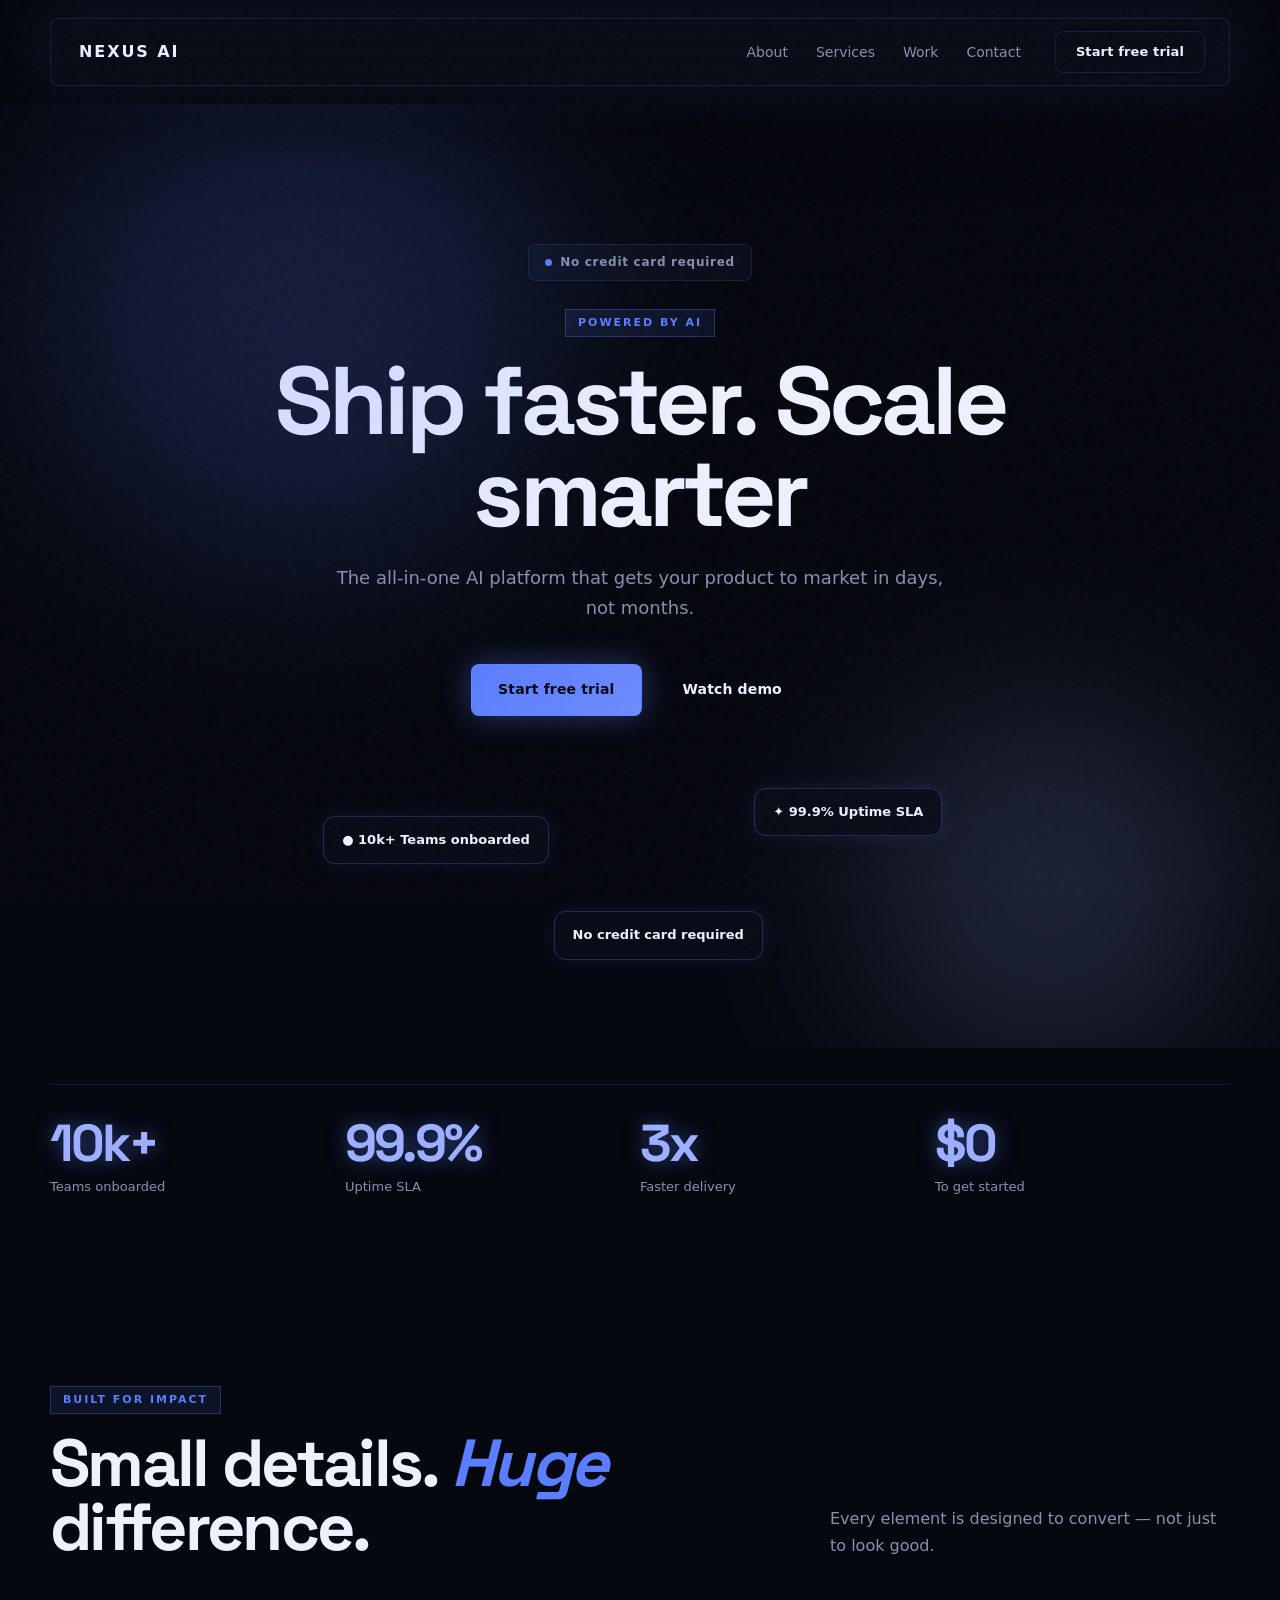
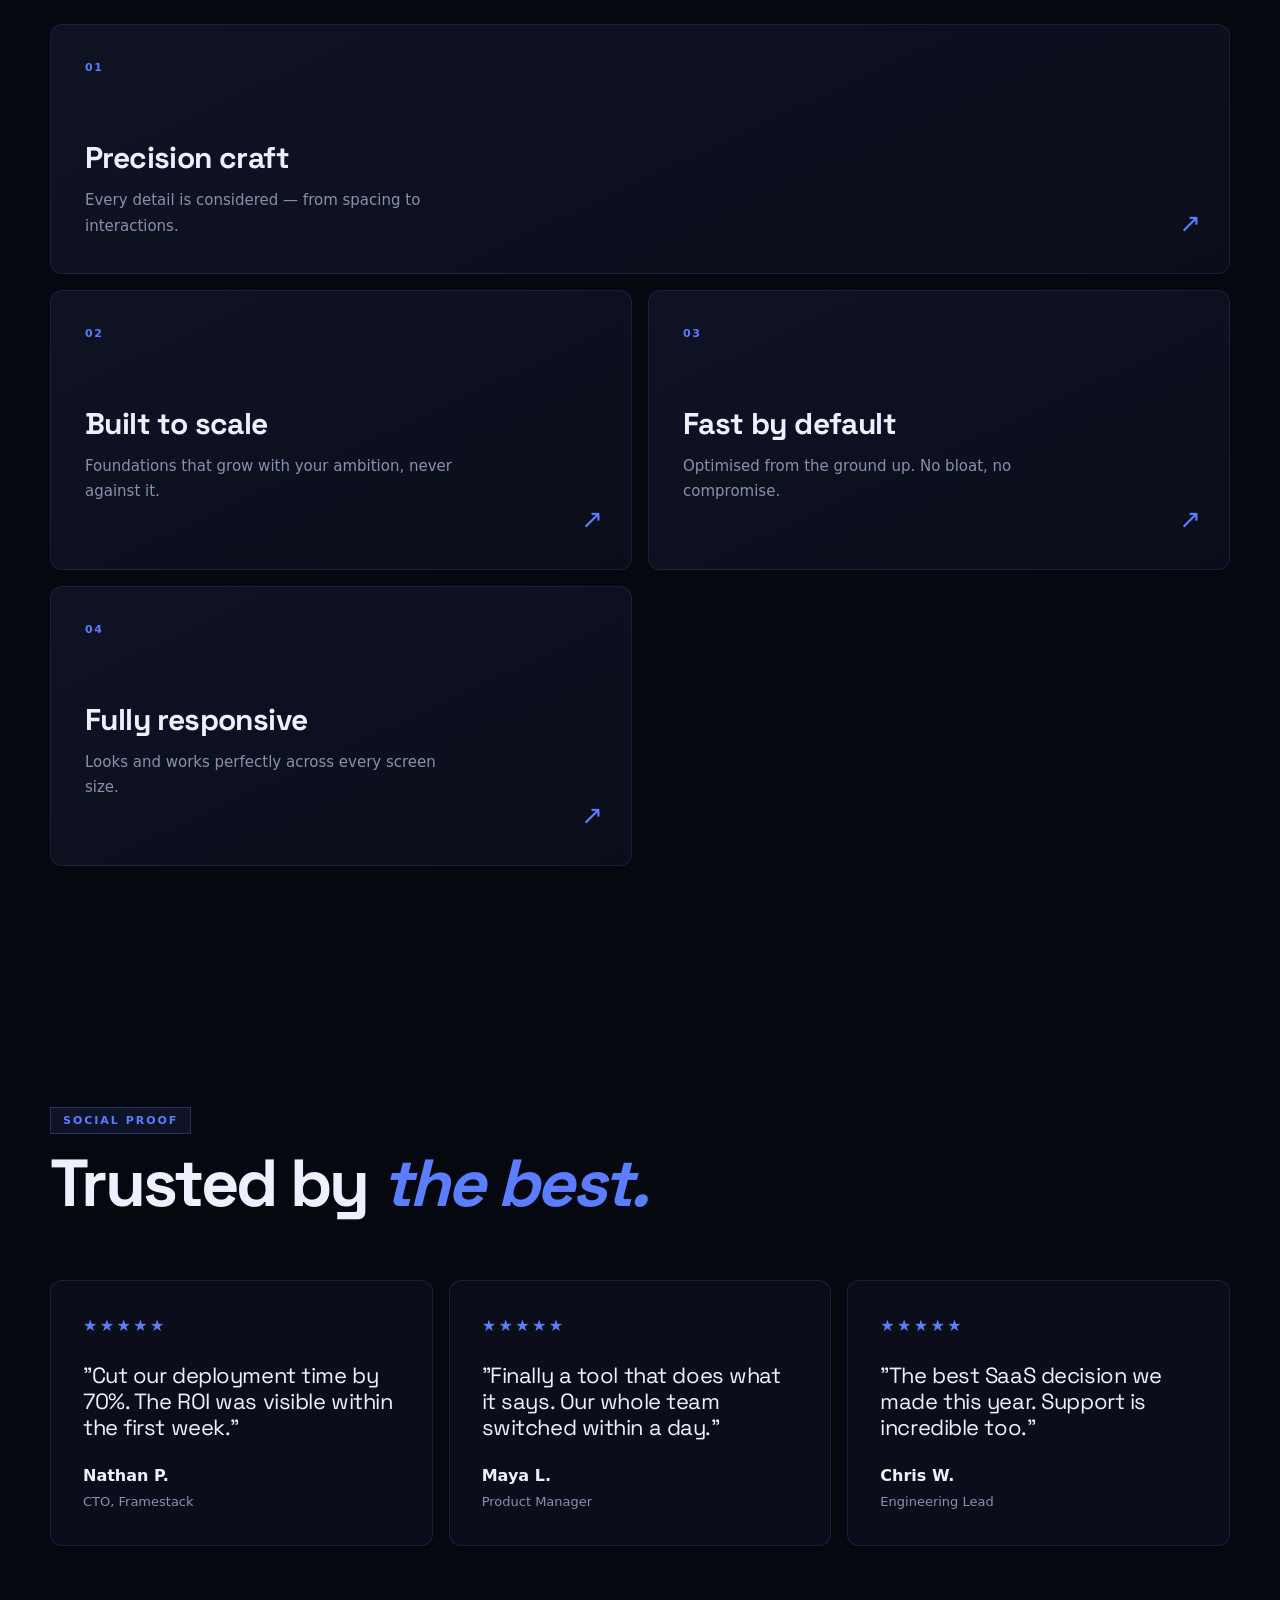
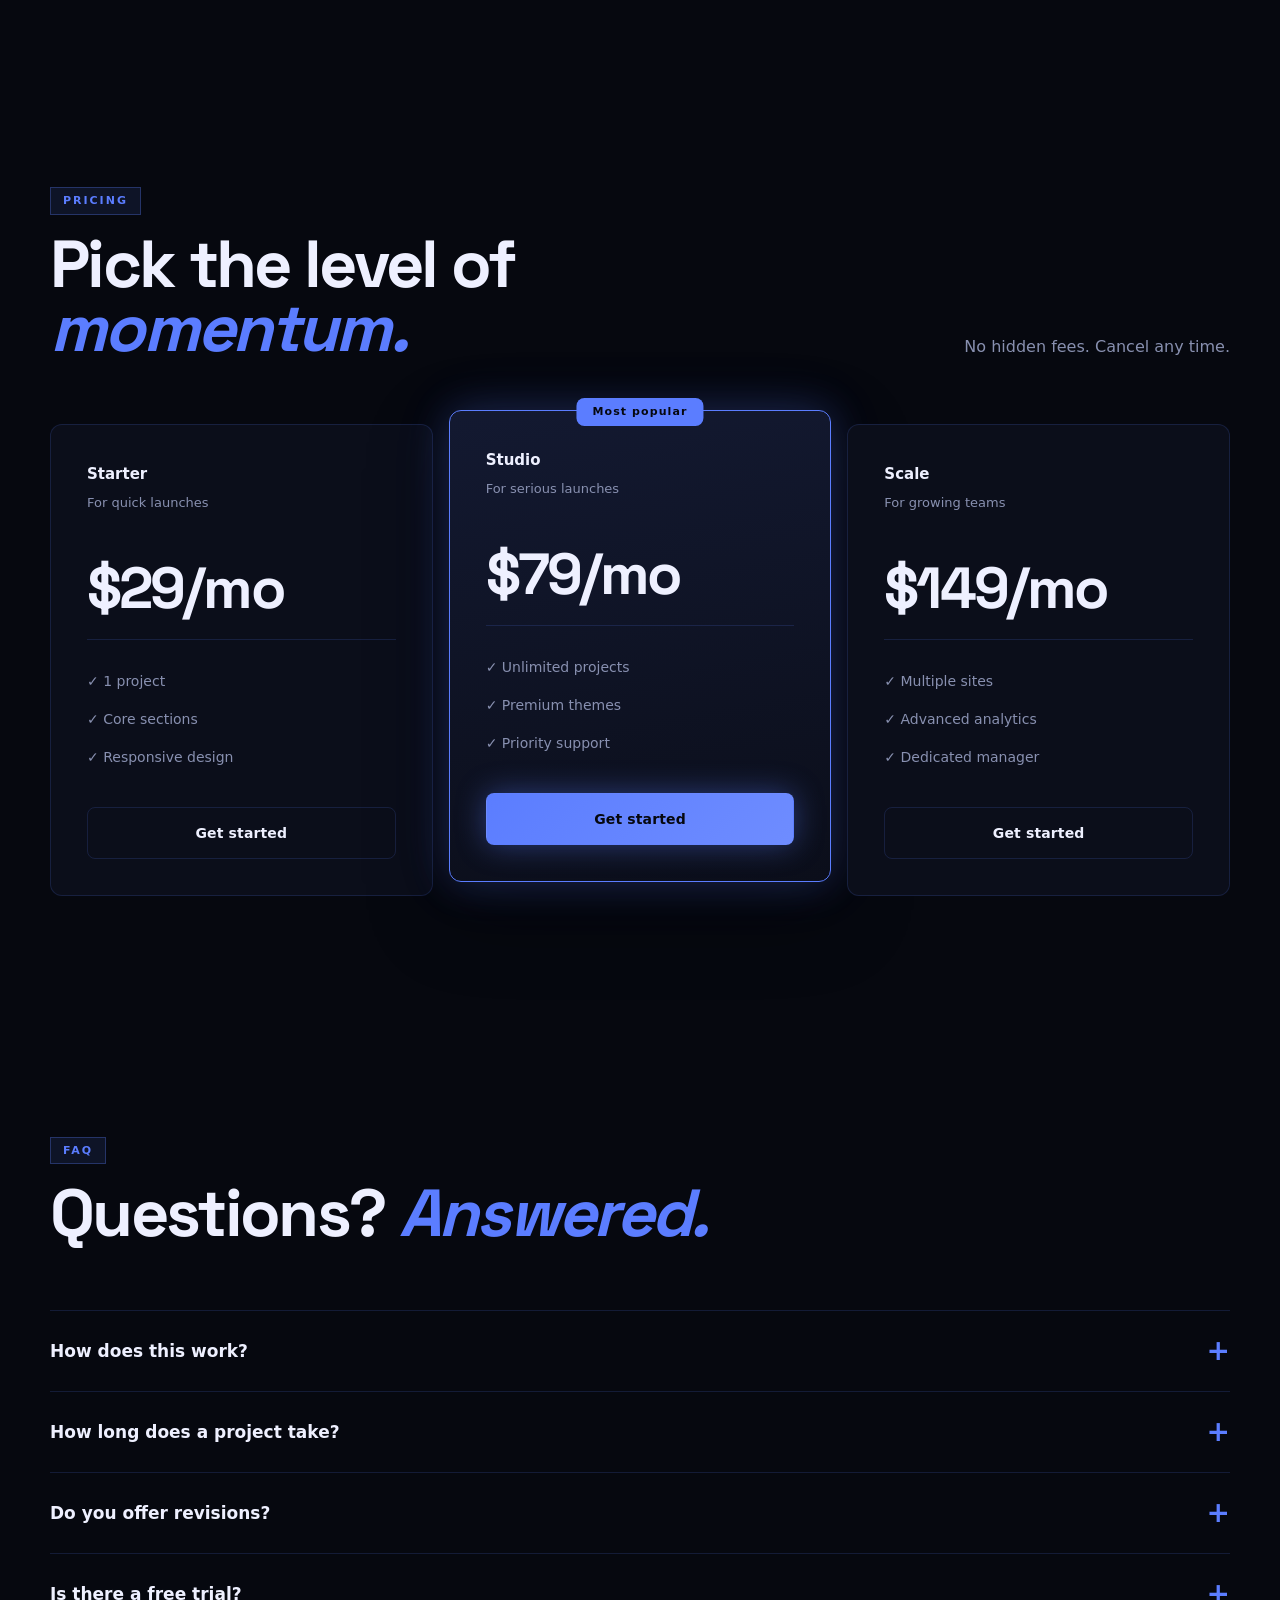
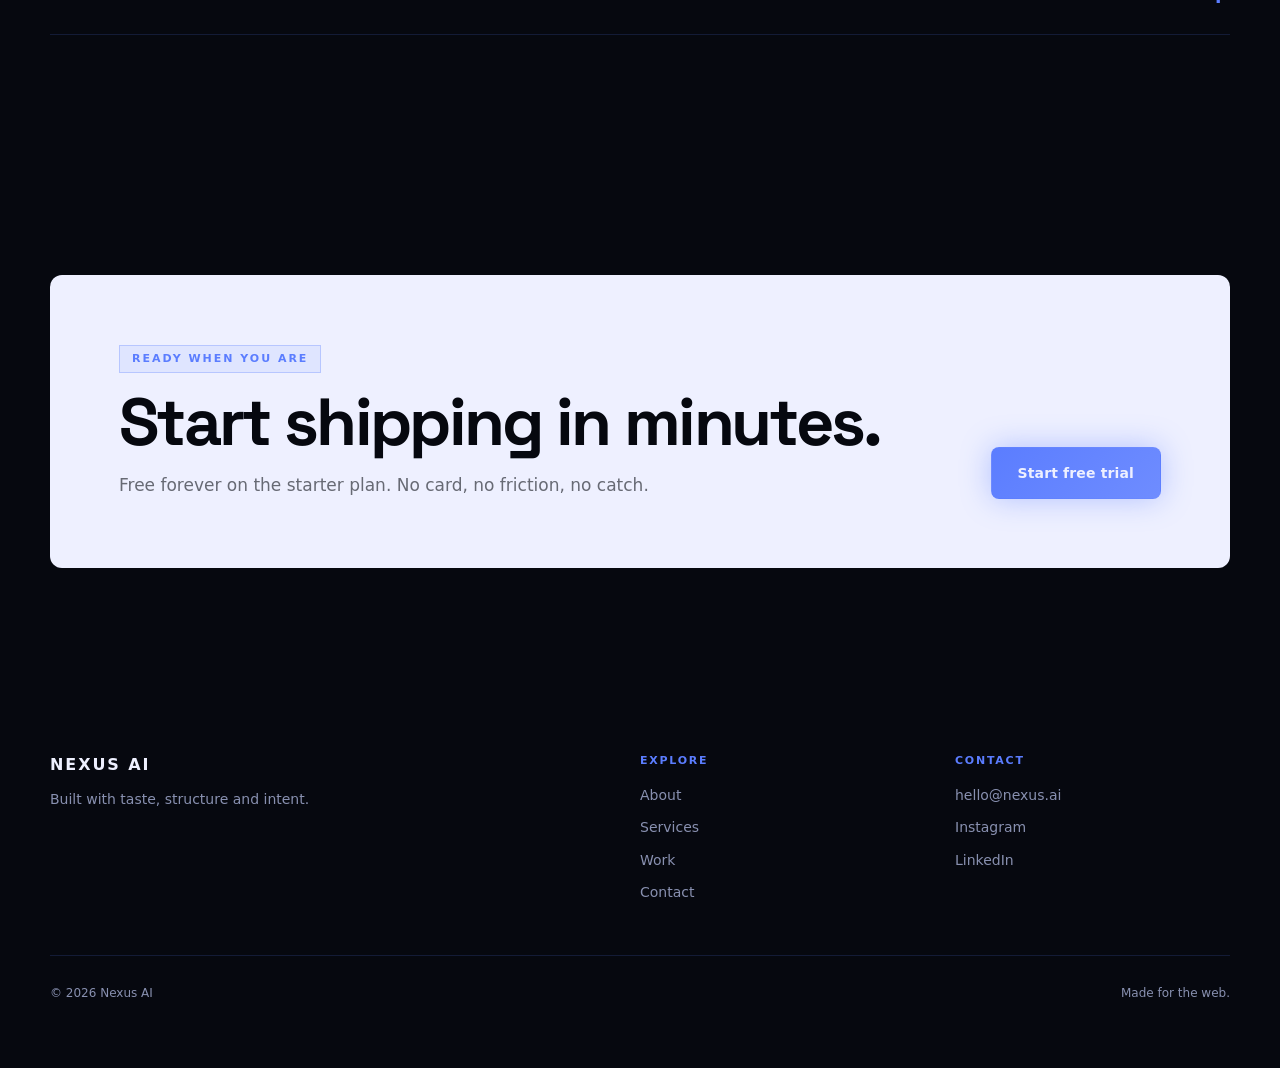
<file: site_engine/demo/ai_startup.html>
<!doctype html>
<html lang="en">
<head>
<meta charset="utf-8">
<meta name="viewport" content="width=device-width, initial-scale=1">
<title>Nexus AI — Ship faster. Scale smarter</title>
<meta name="description" content="The all-in-one AI platform that gets your product to market in days, not months.">
<meta property="og:title" content="Nexus AI">
<meta property="og:description" content="The all-in-one AI platform that gets your product to market in days, not months.">
<meta name="theme-color" content="#06080f">
<link rel="preconnect" href="https://fonts.googleapis.com">
<link rel="preconnect" href="https://fonts.gstatic.com" crossorigin>
<link href="https://fonts.googleapis.com/css2?family=Space+Grotesk:wght@400;500;600;700&family=Inter:wght@300;400;500;600;700&display=swap" rel="stylesheet">
<style>:root {
  --bg: #06080f;
  --surface: #0b0e1a;
  --surface-2: #0f1326;
  --text: #eef0ff;
  --muted: #8890b0;
  --accent: #5b7dff;
  --accent-2: #9cb0ff;
  --border: rgba(91,125,255,.16);
  --shadow: 0 0 60px rgba(91,125,255,.12), 0 30px 80px rgba(0,0,0,.4);
  --radius-btn: 8px;
  --radius-card: 12px;
  --radius-img: 10px;
  --font-display: 'Space Grotesk', Georgia, serif;
  --font-body: 'Manrope', system-ui, sans-serif;
}
/* ═══════════════════════════════════════════════════════════════
   SITE ENGINE — site.css
   Premium component design system with per-theme geometry.
   Geometry tokens drive button shapes, card radii, image corners.
   ═══════════════════════════════════════════════════════════════ */

/* ── RESET & BASE ─────────────────────────────────────────────── */
*{box-sizing:border-box;margin:0;padding:0}
html{scroll-behavior:smooth}
body{background:var(--bg);color:var(--text);font-family:var(--font-body);
  line-height:1.6;-webkit-font-smoothing:antialiased;-moz-osx-font-smoothing:grayscale;overflow-x:hidden}
a{color:inherit;text-decoration:none}
img{display:block;max-width:100%}
button,input,textarea,select{font:inherit;border:0;outline:none}

/* ── LAYOUT ───────────────────────────────────────────────────── */
.container{width:min(1180px,calc(100% - 48px));margin:0 auto}
.section-pad{padding:120px 0}
.section-pad-small{padding:36px 0}
.site-section{position:relative;z-index:1}

/* ── NOISE OVERLAY ────────────────────────────────────────────── */
.page-noise{position:fixed;inset:0;pointer-events:none;opacity:.028;z-index:999;
  background-image:url("data:image/svg+xml,%3Csvg viewBox='0 0 200 200' xmlns='http://www.w3.org/2000/svg'%3E%3Cfilter id='n'%3E%3CfeTurbulence type='fractalNoise' baseFrequency='.75' numOctaves='4' stitchTiles='stitch'/%3E%3C/filter%3E%3Crect width='100%25' height='100%25' filter='url(%23n)'/%3E%3C/svg%3E")}

/* ── TYPOGRAPHY ───────────────────────────────────────────────── */
.brand{font-weight:800;letter-spacing:-.04em;font-size:20px;white-space:nowrap}
.eyebrow{text-transform:uppercase;letter-spacing:.18em;font-size:11px;font-weight:700;color:var(--accent);margin-bottom:18px}
h1,h2,h3{font-family:var(--font-display);line-height:.96;letter-spacing:-.04em}
h1{font-size:clamp(52px,7.5vw,98px);max-width:920px}
h2{font-size:clamp(38px,5.2vw,70px);max-width:800px}
h3{font-size:clamp(20px,2.4vw,30px);letter-spacing:-.02em;line-height:1.2}
em{font-style:italic;color:var(--accent)}
p{color:var(--muted);line-height:1.68}

/* ── BUTTONS — shape driven by --radius-btn ───────────────────── */
.button{
  display:inline-flex;align-items:center;justify-content:center;gap:8px;
  min-height:52px;padding:0 26px;
  border-radius:var(--radius-btn,8px);
  border:1.5px solid var(--border);
  font-family:var(--font-body);font-weight:700;font-size:14px;letter-spacing:.01em;
  cursor:pointer;
  transition:transform .22s ease,background .22s ease,border-color .22s ease,box-shadow .22s ease;
  white-space:nowrap}
.button:hover{transform:translateY(-2px)}
.button--small{min-height:42px;padding:0 20px;font-size:13px}
.button--primary{
  background:var(--accent);color:var(--bg);border-color:transparent;
  box-shadow:0 4px 20px color-mix(in srgb,var(--accent) 30%,transparent)}
.button--primary:hover{
  background:var(--accent-2);
  box-shadow:0 6px 30px color-mix(in srgb,var(--accent) 44%,transparent)}
.button--outline{background:transparent;border-color:var(--border)}
.button--outline:hover{background:var(--surface);border-color:color-mix(in srgb,var(--accent) 38%,var(--border))}
.button--ghost{background:transparent;border-color:transparent}
.button--ghost:hover{background:var(--surface)}
.button-row{display:flex;gap:14px;flex-wrap:wrap;align-items:center}

/* ── SECTION HEADER ───────────────────────────────────────────── */
.section-head{display:flex;justify-content:space-between;gap:40px;align-items:flex-end;margin-bottom:64px}
.section-head p{max-width:400px;margin:0}

/* ═══════════════════════════════════════════════════════════════
   NAVBAR
   ═══════════════════════════════════════════════════════════════ */
.navbar{position:sticky;top:0;z-index:50;padding:18px 0}
.nav-wrap{display:flex;align-items:center;gap:24px;padding:12px 24px 12px 28px}
.nav-links{margin-left:auto;display:flex;gap:28px;font-size:14px;color:var(--muted)}
.nav-links a:hover{color:var(--text)}
.nav-cta{margin-left:10px;flex-shrink:0}

.navbar--glass .nav-wrap{
  background:color-mix(in srgb,var(--surface) 82%,transparent);
  border:1px solid var(--border);
  backdrop-filter:blur(20px);-webkit-backdrop-filter:blur(20px);
  box-shadow:var(--shadow);
  border-radius:var(--radius-btn,999px)}

.navbar--solid .nav-wrap{
  background:var(--surface);
  border-bottom:1px solid var(--border)}

.navbar--minimal .nav-wrap{background:transparent;padding:12px 0}

.menu-toggle{display:none;background:none;border:0;color:var(--text);cursor:pointer;
  flex-direction:column;gap:5px;padding:10px;margin-left:auto}
.menu-toggle span{display:block;width:22px;height:1.5px;background:currentColor;transition:.3s}

/* ═══════════════════════════════════════════════════════════════
   HERO TAG
   ═══════════════════════════════════════════════════════════════ */
.hero-tag{
  display:inline-flex;align-items:center;gap:8px;
  padding:8px 16px;
  border-radius:var(--radius-btn,999px);
  border:1px solid var(--border);
  background:var(--surface);
  font-size:12px;font-weight:700;letter-spacing:.06em;color:var(--muted);
  margin-bottom:28px}
.hero-tag::before{content:'';width:7px;height:7px;border-radius:50%;background:var(--accent);flex-shrink:0}

/* ── Split editorial hero ─────────────────────────────────────── */
.hero--split .container,.split-grid{display:grid;grid-template-columns:1.1fr .9fr;gap:80px;align-items:center}
.hero-copy{display:flex;flex-direction:column;align-items:flex-start}
.hero-copy h1{margin-bottom:24px}
.hero-copy p{margin-bottom:36px;font-size:18px;max-width:580px}
.hero-meta{display:flex;gap:28px;margin-top:32px;font-size:12px;color:var(--muted);flex-wrap:wrap}
.hero-media{position:relative}
.media-card{border-radius:var(--radius-img,20px);overflow:hidden;
  border:1px solid var(--border);box-shadow:var(--shadow);transform:rotate(1.4deg)}
.media-card img{width:100%;height:640px;object-fit:cover;display:block}
.float-chip{
  position:absolute;bottom:26px;left:-20px;
  padding:12px 18px;
  background:var(--surface);border:1px solid var(--border);
  border-radius:var(--radius-card,14px);
  box-shadow:var(--shadow);font-size:12px;font-weight:600;white-space:nowrap;max-width:240px}

/* ── Centered glow hero ───────────────────────────────────────── */
.hero--centered{text-align:center;overflow:hidden;padding-top:140px;padding-bottom:80px}
.hero-center{display:flex;flex-direction:column;align-items:center}
.hero-center h1{margin:0 auto 24px}
.hero-center p{margin:0 auto 40px;font-size:18px;max-width:640px}
.hero-center .button-row{justify-content:center}
.ambient{position:absolute;border-radius:50%;filter:blur(100px);opacity:.18;pointer-events:none}
.ambient--one{width:500px;height:500px;background:var(--accent);top:-40px;left:4%}
.ambient--two{width:360px;height:360px;background:var(--accent-2);bottom:-20px;right:4%}
.hero-orbit{position:relative;width:min(720px,100%);height:180px;margin-top:72px}
.orbit-card{
  position:absolute;
  padding:13px 18px;
  border:1px solid var(--border);
  background:color-mix(in srgb,var(--surface) 84%,transparent);
  backdrop-filter:blur(18px);-webkit-backdrop-filter:blur(18px);
  border-radius:var(--radius-card,18px);
  box-shadow:var(--shadow);font-size:13px;font-weight:600;white-space:nowrap}
.orbit-card--a{left:6%;top:28px}
.orbit-card--b{right:8%;top:0}
.orbit-card--c{left:38%;bottom:8px}

/* ── Full-image hero ──────────────────────────────────────────── */
.hero--full{min-height:92vh;display:flex;align-items:flex-end;
  background-image:var(--hero-image);background-size:cover;background-position:center;position:relative}
.hero-full-overlay{position:absolute;inset:0;
  background:linear-gradient(180deg,rgba(0,0,0,.04) 0%,rgba(0,0,0,.78) 100%)}
.hero-full-inner{position:relative;z-index:2;padding-bottom:110px}
.hero-full-inner h1{color:#fff;max-width:960px;margin-bottom:22px}
.hero-full-inner p{color:rgba(255,255,255,.78);font-size:18px;max-width:640px;margin-bottom:36px}
.hero-full-inner .eyebrow{color:var(--accent)}

/* ── Product focus hero ───────────────────────────────────────── */
.hero--product .container,.product-hero-grid{display:grid;grid-template-columns:1fr 1fr;gap:72px;align-items:center}
.product-stage{position:relative}
.product-stage img{
  width:100%;height:580px;object-fit:cover;
  border-radius:var(--radius-img,24px);
  border:1px solid var(--border);position:relative;z-index:2}
.stage-glow{position:absolute;inset:10% 4%;background:var(--accent);filter:blur(130px);opacity:.14;z-index:1}

/* ═══════════════════════════════════════════════════════════════
   ABOUT
   ═══════════════════════════════════════════════════════════════ */
.about-split{display:grid;grid-template-columns:1fr 1fr;gap:88px;align-items:center}
.about-img img{
  width:100%;height:580px;object-fit:cover;
  border-radius:var(--radius-img,20px);
  border:1px solid var(--border)}
.about-copy h2{margin-bottom:22px}
.about-copy p{margin-bottom:32px;font-size:17px}
.about-stats{
  display:grid;grid-template-columns:repeat(3,1fr);gap:24px;
  margin-bottom:40px;
  border-top:1px solid var(--border);border-bottom:1px solid var(--border);padding:28px 0}
.about-stat strong{font-family:var(--font-display);font-size:38px;letter-spacing:-.04em;display:block}
.about-stat span{font-size:12px;color:var(--muted)}

/* ═══════════════════════════════════════════════════════════════
   STATS
   ═══════════════════════════════════════════════════════════════ */
.stats-grid{display:grid;grid-template-columns:repeat(4,1fr);gap:0}
.stat{padding:32px 0;border-top:1px solid var(--border)}
.stat strong{display:block;font-family:var(--font-display);font-size:52px;letter-spacing:-.06em;line-height:1}
.stat span{display:block;color:var(--muted);font-size:13px;margin-top:8px}
.stats--cards .stats-grid{gap:16px}
.stat--card{
  padding:28px 32px;
  border:1px solid var(--border);
  background:var(--surface);
  border-radius:var(--radius-card,20px)}
.stat--card strong{font-size:44px}

/* ═══════════════════════════════════════════════════════════════
   FEATURES
   ═══════════════════════════════════════════════════════════════ */
.feature-grid{display:grid;gap:16px;grid-template-columns:repeat(2,1fr)}
.feature-grid--bento .feature-card:first-child{grid-column:span 2;min-height:240px}
.feature-grid--three_up{grid-template-columns:repeat(3,1fr)}
.feature-card{
  position:relative;min-height:280px;padding:34px;
  border:1px solid var(--border);
  background:linear-gradient(155deg,var(--surface),var(--surface-2));
  border-radius:var(--radius-card,16px);
  transition:transform .3s ease,border-color .3s ease,box-shadow .3s ease;
  overflow:hidden}
.feature-card:hover{
  transform:translateY(-5px);
  border-color:color-mix(in srgb,var(--accent) 48%,var(--border));
  box-shadow:var(--shadow)}
.feature-num{font-size:11px;color:var(--accent);letter-spacing:.14em;font-weight:700;margin-bottom:64px}
.feature-card h3{margin-bottom:12px}
.feature-card p{font-size:15px;max-width:380px}
.feature-arrow{position:absolute;right:28px;bottom:28px;font-size:26px;color:var(--accent)}

/* Icon rows */
.icon-rows{border-top:1px solid var(--border)}
.icon-row{
  display:grid;grid-template-columns:60px 1fr auto;gap:28px;
  align-items:center;padding:30px 0;border-bottom:1px solid var(--border)}
.icon-num{font-size:13px;font-weight:700;color:var(--accent);letter-spacing:.1em}
.icon-row-body h3{font-size:24px;margin-bottom:6px}
.icon-row-body p{font-size:15px;margin:0}
.icon-row-arrow{font-size:24px;color:var(--muted)}

/* ═══════════════════════════════════════════════════════════════
   SERVICES
   ═══════════════════════════════════════════════════════════════ */
.services--stacked{border-top:1px solid var(--border)}
.service-row{
  display:grid;grid-template-columns:80px 1fr auto;gap:24px;
  align-items:center;padding:32px 0;border-bottom:1px solid var(--border)}
.service-row>span{font-size:13px;color:var(--accent);font-weight:700}
.service-row h3{font-size:30px;margin-bottom:6px}
.service-row p{font-size:15px;color:var(--muted);margin:0}
.service-row>b{font-size:30px;font-weight:400;color:var(--muted)}
.services--cards{display:grid;grid-template-columns:repeat(2,1fr);gap:16px}
.service-card{
  padding:36px;
  border:1px solid var(--border);
  border-radius:var(--radius-card,20px);
  background:var(--surface);
  transition:transform .28s ease,border-color .28s ease,box-shadow .28s ease}
.service-card:hover{
  transform:translateY(-5px);
  border-color:color-mix(in srgb,var(--accent) 40%,var(--border));
  box-shadow:var(--shadow)}
.service-card>span{display:block;text-align:right;font-size:26px;color:var(--accent);margin-bottom:36px}
.service-card h3{font-size:32px;margin-bottom:12px}
.service-card p{font-size:15px;color:var(--muted);margin:0}

/* ═══════════════════════════════════════════════════════════════
   GALLERY
   ═══════════════════════════════════════════════════════════════ */
.gallery-grid{display:grid;gap:16px}
.gallery-grid--grid{grid-template-columns:repeat(2,1fr)}
.gallery-grid--masonry{grid-template-columns:1.45fr .55fr}

.gallery-item{
  position:relative;overflow:hidden;
  border-radius:var(--radius-img,20px);
  margin:0;border:1px solid var(--border)}
.gallery-grid--grid .gallery-item{min-height:360px}
.gallery-grid--masonry .gallery-item:first-child{min-height:520px;grid-row:span 2}
.gallery-grid--masonry .gallery-item:not(:first-child){min-height:250px}

.gallery-item img{width:100%;height:100%;object-fit:cover;display:block;transition:transform .6s ease}
.gallery-item:hover img{transform:scale(1.05)}
.gallery-item figcaption{
  position:absolute;left:14px;right:14px;bottom:14px;
  padding:13px 18px;
  display:flex;justify-content:space-between;align-items:center;
  background:rgba(0,0,0,.56);backdrop-filter:blur(16px);-webkit-backdrop-filter:blur(16px);
  border:1px solid rgba(255,255,255,.12);
  border-radius:calc(var(--radius-card,14px) * .5);
  color:#fff;font-size:12px;font-weight:600}

/* Editorial gallery */
.gallery-editorial{display:grid;grid-template-columns:1.55fr 1fr;gap:16px}
.gallery-editorial-main .gallery-item{min-height:560px}
.gallery-editorial-side{display:grid;gap:16px}
.gallery-editorial-side .gallery-item{min-height:268px}

/* ═══════════════════════════════════════════════════════════════
   TESTIMONIALS
   ═══════════════════════════════════════════════════════════════ */
.editorial-quote{max-width:940px;margin:auto;text-align:center}
.quote-mark{font-family:var(--font-display);font-size:130px;line-height:.5;color:var(--accent)}
.editorial-quote blockquote{
  font-family:var(--font-display);
  font-size:clamp(30px,4.8vw,56px);
  line-height:1.06;letter-spacing:-.04em;margin:28px 0 36px}
.quote-person{display:flex;flex-direction:column;align-items:center;gap:4px}
.quote-person strong{font-weight:700}
.quote-person span{font-size:13px;color:var(--muted)}
.stars{color:var(--accent);letter-spacing:.15em;font-size:16px}
.quotes-grid{display:grid;grid-template-columns:repeat(3,1fr);gap:16px}
.quote-card{
  padding:32px;
  border:1px solid var(--border);
  border-radius:var(--radius-card,20px);
  background:var(--surface)}
.quote-card blockquote{
  font-family:var(--font-display);font-size:22px;
  line-height:1.18;margin:24px 0 22px;letter-spacing:-.02em}
.quote-card .stars{display:block;margin-bottom:6px}
.quote-card .quote-person{align-items:flex-start}

/* ═══════════════════════════════════════════════════════════════
   PRICING
   ═══════════════════════════════════════════════════════════════ */
.pricing-grid{display:grid;grid-template-columns:repeat(3,1fr);gap:16px;align-items:start}
.price-card{
  padding:36px;
  border:1px solid var(--border);
  border-radius:var(--radius-card,20px);
  background:var(--surface);position:relative}
.price-card--featured{
  background:linear-gradient(170deg,color-mix(in srgb,var(--accent) 10%,var(--surface)),var(--surface));
  border-color:color-mix(in srgb,var(--accent) 44%,var(--border));
  transform:translateY(-14px);box-shadow:var(--shadow)}
.price-badge{
  position:absolute;top:-13px;left:50%;transform:translateX(-50%);
  background:var(--accent);color:var(--bg);
  font-size:11px;font-weight:800;letter-spacing:.1em;
  padding:5px 16px;
  border-radius:var(--radius-btn,999px);
  white-space:nowrap}
.price-top span{font-weight:800;font-size:15px}
.price-top p{margin:5px 0 28px;font-size:13px;color:var(--muted)}
.price{font-family:var(--font-display);font-size:58px;letter-spacing:-.05em;display:block;margin-bottom:4px}
.price-card ul{padding:22px 0 30px;margin:0;list-style:none;border-top:1px solid var(--border)}
.price-card li{padding:8px 0;font-size:14px;color:var(--muted)}
.price-card .button{width:100%;justify-content:center}

/* ═══════════════════════════════════════════════════════════════
   FAQ
   ═══════════════════════════════════════════════════════════════ */
.faq-wrap{display:grid;grid-template-columns:.85fr 1.15fr;gap:80px;align-items:start}
.faq-title h2{margin-bottom:14px}
.faq-list{border-top:1px solid var(--border)}
.faq-item{border-bottom:1px solid var(--border);padding:4px 0}
.faq-item summary{
  list-style:none;cursor:pointer;
  display:flex;justify-content:space-between;align-items:center;gap:20px;
  font-size:17px;font-weight:700;padding:22px 0;user-select:none}
.faq-item summary::-webkit-details-marker{display:none}
.faq-item summary span{color:var(--accent);font-size:28px;line-height:1;flex-shrink:0;transition:transform .25s ease}
.faq-item[open] summary span{transform:rotate(45deg)}
.faq-item p{color:var(--muted);padding:4px 0 24px;font-size:15px;max-width:720px;line-height:1.7;margin:0}

/* ═══════════════════════════════════════════════════════════════
   CTA
   ═══════════════════════════════════════════════════════════════ */
.cta{
  border:1px solid var(--border);
  border-radius:var(--radius-card,24px);
  padding:68px;
  display:flex;justify-content:space-between;align-items:flex-end;gap:40px}
.cta--luxury{background:linear-gradient(135deg,color-mix(in srgb,var(--accent) 9%,var(--surface)),var(--surface))}
.cta--contrast{background:var(--text);color:var(--bg);border-color:transparent}
.cta--contrast .eyebrow{color:color-mix(in srgb,var(--bg) 65%,var(--accent))}
.cta--contrast h2 em{color:var(--bg);opacity:.65}
.cta--contrast p{color:color-mix(in srgb,var(--bg) 58%,transparent)}
.cta--contrast .button--primary{background:var(--bg);color:var(--text)}
.cta--soft{background:var(--surface-2);border-color:var(--border)}
.cta h2{margin-bottom:16px}
.cta p{font-size:17px;max-width:580px;margin-bottom:0}

/* ═══════════════════════════════════════════════════════════════
   CONTACT
   ═══════════════════════════════════════════════════════════════ */
.contact-split{display:grid;grid-template-columns:1fr 1fr;gap:88px;align-items:start}
.contact-split h2{margin-bottom:28px}
.contact-split p{margin-bottom:10px;font-size:15px}
.contact-split a:hover{color:var(--accent)}
.contact-form{display:grid;gap:14px}
.contact-form input,.contact-form textarea{
  width:100%;border:1.5px solid var(--border);
  background:var(--surface);color:var(--text);
  padding:16px 20px;
  border-radius:var(--radius-card,12px);
  font-size:15px;transition:border-color .22s}
.contact-form input:focus,.contact-form textarea:focus{border-color:var(--accent)}
.contact-form textarea{min-height:200px;resize:vertical}
.contact-form .button{width:100%;justify-content:center;margin-top:4px}
.contact-min{
  display:flex;justify-content:space-between;align-items:center;gap:40px;
  border-top:1px solid var(--border);border-bottom:1px solid var(--border);padding:52px 0}
.contact-min h2{font-family:var(--font-display);font-size:clamp(28px,5vw,64px);letter-spacing:-.04em}
.contact-min p{color:var(--muted);font-size:14px;margin-top:8px}

/* ═══════════════════════════════════════════════════════════════
   FOOTER
   ═══════════════════════════════════════════════════════════════ */
.footer{padding:64px 0}
.footer-grid{
  display:grid;grid-template-columns:2fr 1fr 1fr;gap:40px;
  padding-bottom:52px;border-bottom:1px solid var(--border)}
.footer-grid>div{display:flex;flex-direction:column;gap:10px}
.footer-grid p{color:var(--muted);font-size:14px;max-width:280px;line-height:1.65}
.footer-grid>div>span{font-size:11px;text-transform:uppercase;letter-spacing:.16em;color:var(--accent);margin-bottom:4px;font-weight:700}
.footer-grid a:not(.brand){color:var(--muted);font-size:14px}
.footer-grid a:not(.brand):hover{color:var(--text)}
.footer-bottom{display:flex;justify-content:space-between;align-items:center;gap:20px;padding-top:28px;font-size:12px;color:var(--muted)}

/* ═══════════════════════════════════════════════════════════════
   PER-THEME OVERRIDES
   Five radically different visual personalities.
   ═══════════════════════════════════════════════════════════════ */

/* ── 1. NOIR GOLD — dark luxury, serif, sharp corners ────────── */
.theme-noir-gold h1,.theme-noir-gold h2,.theme-noir-gold h3{
  font-style:italic;letter-spacing:-.03em;line-height:.93}
.theme-noir-gold .eyebrow{letter-spacing:.22em;font-size:10px}
.theme-noir-gold .brand{font-family:var(--font-display);font-style:italic;font-weight:600;letter-spacing:.02em;font-size:22px}
.theme-noir-gold .button{text-transform:uppercase;letter-spacing:.08em;font-size:12px}
.theme-noir-gold .button--primary{
  background:linear-gradient(135deg,var(--accent),var(--accent-2));
  box-shadow:0 2px 28px color-mix(in srgb,var(--accent) 40%,transparent)}
.theme-noir-gold .feature-card,.theme-noir-gold .service-card,.theme-noir-gold .quote-card,.theme-noir-gold .stat--card{
  border-color:color-mix(in srgb,var(--accent) 22%,transparent)}
.theme-noir-gold .feature-card{
  background:linear-gradient(160deg,color-mix(in srgb,var(--accent) 5%,var(--surface)),var(--surface))}
.theme-noir-gold .stat strong{color:var(--accent)}
.theme-noir-gold .hero-full-overlay{
  background:linear-gradient(180deg,rgba(0,0,0,.12) 0%,rgba(8,8,6,.88) 100%)}
.theme-noir-gold .section-head h2 em{font-style:italic}
.theme-noir-gold .page-noise{opacity:.05}

/* ── 2. OBSIDIAN MINT — dark tech, pill shapes, neon glow ─────── */
.theme-obsidian-mint .feature-card{
  background:linear-gradient(155deg,color-mix(in srgb,var(--accent) 4%,var(--surface)),var(--surface));
  border-color:color-mix(in srgb,var(--accent) 10%,transparent)}
.theme-obsidian-mint .feature-card:hover{
  border-color:color-mix(in srgb,var(--accent) 40%,transparent);
  box-shadow:0 0 0 1px color-mix(in srgb,var(--accent) 28%,transparent),var(--shadow)}
.theme-obsidian-mint .stat strong{
  background:linear-gradient(135deg,var(--accent),var(--accent-2));
  -webkit-background-clip:text;-webkit-text-fill-color:transparent;background-clip:text}
.theme-obsidian-mint .button--primary{
  box-shadow:0 0 24px color-mix(in srgb,var(--accent) 38%,transparent)}
.theme-obsidian-mint .button--primary:hover{
  box-shadow:0 0 40px color-mix(in srgb,var(--accent) 54%,transparent)}
.theme-obsidian-mint .orbit-card,.theme-obsidian-mint .float-chip{
  border-color:color-mix(in srgb,var(--accent) 20%,transparent)}
/* Dot-grid bg for tech feel */
.theme-obsidian-mint body{
  background-image:radial-gradient(circle,color-mix(in srgb,var(--accent) 6%,transparent) 1px,transparent 1px);
  background-size:32px 32px}
.theme-obsidian-mint .quote-mark{color:var(--accent)}
.theme-obsidian-mint .price-card--featured{
  box-shadow:0 0 60px color-mix(in srgb,var(--accent) 18%,transparent),var(--shadow)}

/* ── 3. IVORY EDITORIAL — warm paper, flat geometry, classics ─── */
.theme-ivory-editorial .eyebrow{color:var(--muted);letter-spacing:.24em}
.theme-ivory-editorial h1,.theme-ivory-editorial h2{
  font-style:italic;letter-spacing:-.03em;line-height:.92}
.theme-ivory-editorial .brand{font-family:var(--font-display);font-style:italic;font-weight:400;font-size:24px;letter-spacing:.01em}
.theme-ivory-editorial .button{
  text-transform:uppercase;letter-spacing:.1em;font-size:12px;font-weight:600;
  border-color:var(--text)}
.theme-ivory-editorial .button--primary{
  background:var(--text);color:var(--bg);border-color:var(--text);box-shadow:none}
.theme-ivory-editorial .button--primary:hover{background:var(--accent);border-color:var(--accent)}
.theme-ivory-editorial .button--outline{border-color:var(--text)}
.theme-ivory-editorial .feature-card{
  border-color:var(--border);
  background:var(--surface);
  border-left:3px solid var(--accent)}
.theme-ivory-editorial .service-card{
  border-color:var(--border);background:transparent;
  border-top:2px solid var(--text);border-bottom:2px solid var(--border)}
.theme-ivory-editorial .stat{border-top-color:var(--text)}
.theme-ivory-editorial .stat strong{color:var(--accent)}
/* Paper texture */
.theme-ivory-editorial .page-noise{opacity:.06}
.theme-ivory-editorial .section-head{border-bottom:1px solid var(--border);padding-bottom:32px;margin-bottom:52px}
.theme-ivory-editorial .navbar--glass .nav-wrap{background:rgba(252,250,242,.9);border-radius:0}

/* ── 4. ELECTRIC COBALT — cyber/futuristic, glow, sharp ─────── */
.theme-electric-cobalt .brand{
  font-family:var(--font-body);font-weight:700;
  text-transform:uppercase;letter-spacing:.12em;font-size:16px}
.theme-electric-cobalt .eyebrow{
  color:var(--accent);
  background:color-mix(in srgb,var(--accent) 10%,transparent);
  display:inline-block;padding:4px 12px;
  border:1px solid color-mix(in srgb,var(--accent) 30%,transparent)}
.theme-electric-cobalt h1,.theme-electric-cobalt h2{font-weight:700;letter-spacing:-.04em}
.theme-electric-cobalt .button--primary{
  background:linear-gradient(135deg,var(--accent) 0%,color-mix(in srgb,var(--accent) 70%,var(--accent-2)) 100%);
  box-shadow:0 0 30px color-mix(in srgb,var(--accent) 40%,transparent)}
.theme-electric-cobalt .button--primary:hover{
  box-shadow:0 0 50px color-mix(in srgb,var(--accent) 56%,transparent)}
.theme-electric-cobalt .feature-card{
  border-color:color-mix(in srgb,var(--accent) 14%,transparent);
  background:linear-gradient(155deg,color-mix(in srgb,var(--accent) 4%,var(--surface)),var(--surface))}
.theme-electric-cobalt .feature-card:hover{
  border-color:var(--accent);
  box-shadow:0 0 0 1px var(--accent),0 20px 60px rgba(91,125,255,.2)}
.theme-electric-cobalt .stat strong{
  color:var(--accent-2);text-shadow:0 0 20px color-mix(in srgb,var(--accent) 50%,transparent)}
/* Horizontal scanline overlay for cyber feel */
.theme-electric-cobalt .page-noise{
  opacity:.018;
  background-image:repeating-linear-gradient(0deg,
    rgba(91,125,255,.07) 0px,rgba(91,125,255,.07) 1px,
    transparent 1px,transparent 4px),
    url("data:image/svg+xml,%3Csvg viewBox='0 0 200 200' xmlns='http://www.w3.org/2000/svg'%3E%3Cfilter id='n'%3E%3CfeTurbulence type='fractalNoise' baseFrequency='.75' numOctaves='4' stitchTiles='stitch'/%3E%3C/filter%3E%3Crect width='100%25' height='100%25' filter='url(%23n)'/%3E%3C/svg%3E")}
.theme-electric-cobalt .orbit-card,.theme-electric-cobalt .float-chip{
  border-color:color-mix(in srgb,var(--accent) 28%,transparent);
  box-shadow:0 0 20px color-mix(in srgb,var(--accent) 12%,transparent)}
.theme-electric-cobalt .price-card--featured{
  border-color:var(--accent);
  box-shadow:0 0 40px color-mix(in srgb,var(--accent) 20%,transparent),var(--shadow)}

/* ── 5. SANDSTONE — organic warmth, generous curves ──────────── */
.theme-sandstone h1,.theme-sandstone h2{letter-spacing:-.05em;font-weight:800}
.theme-sandstone .brand{font-family:var(--font-display);font-weight:800;letter-spacing:-.03em;font-size:22px}
.theme-sandstone .button--primary{
  background:var(--accent);color:#fff;
  box-shadow:0 6px 28px color-mix(in srgb,var(--accent) 28%,transparent)}
.theme-sandstone .feature-card{
  border-color:transparent;
  background:var(--surface);
  box-shadow:0 4px 30px rgba(30,30,24,.07)}
.theme-sandstone .feature-card:hover{
  box-shadow:0 12px 48px rgba(30,30,24,.14);transform:translateY(-6px)}
.theme-sandstone .service-card{
  border-color:transparent;
  box-shadow:0 4px 24px rgba(30,30,24,.07)}
.theme-sandstone .service-card:hover{box-shadow:0 12px 44px rgba(30,30,24,.12)}
.theme-sandstone .stat strong{color:var(--accent)}
.theme-sandstone .stat--card{box-shadow:0 4px 20px rgba(30,30,24,.06)}
.theme-sandstone .quote-card{border-color:transparent;box-shadow:0 4px 24px rgba(30,30,24,.07)}
.theme-sandstone .cta{box-shadow:0 8px 40px rgba(30,30,24,.08)}
.theme-sandstone .navbar--glass .nav-wrap{background:rgba(250,247,240,.9)}
.theme-sandstone .contact-form input,.theme-sandstone .contact-form textarea{
  background:var(--surface)}

/* ═══════════════════════════════════════════════════════════════
   RESPONSIVE
   ═══════════════════════════════════════════════════════════════ */
@media(max-width:1024px){
  .container{width:calc(100% - 40px)}
  .split-grid,.hero--split .container,.product-hero-grid{grid-template-columns:1fr;gap:52px}
  .hero-media{order:-1}
  .media-card img,.product-stage img{height:460px}
  .float-chip{left:16px;bottom:16px}
  .about-split{grid-template-columns:1fr;gap:52px}
  .quotes-grid{grid-template-columns:repeat(2,1fr)}
  .pricing-grid{grid-template-columns:1fr;max-width:440px}
  .price-card--featured{transform:none}
  .footer-grid{grid-template-columns:1fr 1fr}
}

@media(max-width:768px){
  .container{width:calc(100% - 32px)}
  .section-pad{padding:88px 0}
  .nav-links,.nav-cta{display:none}
  .menu-toggle{display:flex}
  h1{font-size:clamp(42px,10vw,68px)}
  h2{font-size:clamp(34px,8vw,54px)}
  .stats-grid{grid-template-columns:repeat(2,1fr)}
  .feature-grid,.feature-grid--bento,.feature-grid--three_up{grid-template-columns:1fr}
  .feature-grid--bento .feature-card:first-child{grid-column:span 1}
  .services--cards{grid-template-columns:1fr}
  .gallery-grid--grid,.gallery-grid--masonry,.gallery-editorial{grid-template-columns:1fr}
  .gallery-editorial-main .gallery-item,.gallery-grid--masonry .gallery-item:first-child{min-height:380px}
  .gallery-editorial-side .gallery-item,.gallery-grid--masonry .gallery-item:not(:first-child){min-height:270px}
  .quotes-grid{grid-template-columns:1fr}
  .pricing-grid{max-width:100%}
  .faq-wrap{grid-template-columns:1fr;gap:44px}
  .cta{flex-direction:column;align-items:flex-start;padding:40px}
  .contact-split{grid-template-columns:1fr;gap:52px}
  .contact-min{flex-direction:column;align-items:flex-start}
  .section-head{flex-direction:column;align-items:flex-start;gap:20px}
  .about-stats{grid-template-columns:repeat(3,1fr)}
  .footer-grid{grid-template-columns:1fr}
  .footer-bottom{flex-direction:column;align-items:flex-start;gap:8px}
  .hero-orbit{height:auto;display:flex;flex-wrap:wrap;gap:10px;margin-top:40px}
  .orbit-card--a,.orbit-card--b,.orbit-card--c{position:static}
}

@media(max-width:480px){
  .section-pad{padding:68px 0}
  h1{font-size:42px}
  .hero-tag{font-size:11px}
  .orbit-card{font-size:11px;padding:10px 14px}
  .stat strong,.stat--card strong{font-size:38px}
  .about-stats{grid-template-columns:repeat(3,1fr);gap:12px}
  .about-stat strong{font-size:30px}
  .hero-meta{flex-direction:column;gap:6px}
  .media-card img,.product-stage img{height:320px}
  .cta{padding:32px 24px}
}
</style>
</head>
<body class="theme-electric-cobalt">
<div class="page-noise"></div>
<main>
<header class="site-section navbar navbar--glass">
  <div class="container nav-wrap">
    <a class="brand" href="#">Nexus AI</a>
    <nav class="nav-links"><a href="#about">About</a><a href="#services">Services</a><a href="#work">Work</a><a href="#contact">Contact</a></nav>
    <a class="button button--small button--outline nav-cta" href="#contact">Start free trial</a>
    <button class="menu-toggle" aria-label="Open menu" aria-expanded="false"><span></span><span></span><span></span></button>
  </div>
</header><section class="site-section hero hero--centered section-pad">
  <div class="ambient ambient--one"></div><div class="ambient ambient--two"></div>
  <div class="container hero-center">
    <div class="hero-tag">No credit card required</div>
    <div class="eyebrow">Powered by AI</div>
    <h1>Ship faster. Scale smarter</h1>
    <p>The all-in-one AI platform that gets your product to market in days, not months.</p>
    <div class="button-row">
      <a class="button button--primary" href="#contact">Start free trial</a>
      <a class="button button--ghost" href="#about">Watch demo</a>
    </div>
    <div class="hero-orbit">
      <div class="orbit-card orbit-card--a">&#9679; 10k+ Teams onboarded</div>
      <div class="orbit-card orbit-card--b">&#10022; 99.9% Uptime SLA</div>
      <div class="orbit-card orbit-card--c">No credit card required</div>
    </div>
  </div>
</section><section class="site-section stats section-pad-small"><div class="container stats-grid"><div class="stat"><strong>10k+</strong><span>Teams onboarded</span></div><div class="stat"><strong>99.9%</strong><span>Uptime SLA</span></div><div class="stat"><strong>3x</strong><span>Faster delivery</span></div><div class="stat"><strong>$0</strong><span>To get started</span></div></div></section><section class="site-section section-pad">
  <div class="container">
    <div class="section-head"><div><div class="eyebrow">Built for impact</div><h2>Small details. <em>Huge</em> difference.</h2></div><p>Every element is designed to convert — not just to look good.</p></div>
    <div class="feature-grid feature-grid--bento"><article class="feature-card"><div class="feature-num">01</div><h3>Precision craft</h3><p>Every detail is considered — from spacing to interactions.</p><span class="feature-arrow">&#8599;</span></article><article class="feature-card"><div class="feature-num">02</div><h3>Built to scale</h3><p>Foundations that grow with your ambition, never against it.</p><span class="feature-arrow">&#8599;</span></article><article class="feature-card"><div class="feature-num">03</div><h3>Fast by default</h3><p>Optimised from the ground up. No bloat, no compromise.</p><span class="feature-arrow">&#8599;</span></article><article class="feature-card"><div class="feature-num">04</div><h3>Fully responsive</h3><p>Looks and works perfectly across every screen size.</p><span class="feature-arrow">&#8599;</span></article></div>
  </div>
</section><section class="site-section section-pad">
  <div class="container">
    <div class="section-head"><div><div class="eyebrow">Social proof</div><h2>Trusted by <em>the best.</em></h2></div></div>
    <div class="quotes-grid"><article class="quote-card"><div class="stars">&#9733;&#9733;&#9733;&#9733;&#9733;</div><blockquote>"Cut our deployment time by 70%. The ROI was visible within the first week."</blockquote><div class="quote-person"><strong>Nathan P.</strong><span>CTO, Framestack</span></div></article><article class="quote-card"><div class="stars">&#9733;&#9733;&#9733;&#9733;&#9733;</div><blockquote>"Finally a tool that does what it says. Our whole team switched within a day."</blockquote><div class="quote-person"><strong>Maya L.</strong><span>Product Manager</span></div></article><article class="quote-card"><div class="stars">&#9733;&#9733;&#9733;&#9733;&#9733;</div><blockquote>"The best SaaS decision we made this year. Support is incredible too."</blockquote><div class="quote-person"><strong>Chris W.</strong><span>Engineering Lead</span></div></article></div>
  </div>
</section><section class="site-section section-pad">
  <div class="container">
    <div class="section-head"><div><div class="eyebrow">Pricing</div><h2>Pick the level of <em>momentum.</em></h2></div><p>No hidden fees. Cancel any time.</p></div>
    <div class="pricing-grid"><article class="price-card"><div class="price-top"><span>Starter</span><p>For quick launches</p></div><strong class="price">$29/mo</strong><ul><li>&#10003; 1 project</li><li>&#10003; Core sections</li><li>&#10003; Responsive design</li></ul><a class="button button--outline" href="#contact">Get started</a></article><article class="price-card price-card--featured"><span class="price-badge">Most popular</span><div class="price-top"><span>Studio</span><p>For serious launches</p></div><strong class="price">$79/mo</strong><ul><li>&#10003; Unlimited projects</li><li>&#10003; Premium themes</li><li>&#10003; Priority support</li></ul><a class="button button--primary" href="#contact">Get started</a></article><article class="price-card"><div class="price-top"><span>Scale</span><p>For growing teams</p></div><strong class="price">$149/mo</strong><ul><li>&#10003; Multiple sites</li><li>&#10003; Advanced analytics</li><li>&#10003; Dedicated manager</li></ul><a class="button button--outline" href="#contact">Get started</a></article></div>
  </div>
</section><section class="site-section section-pad">
  <div class="container">
    <div class="section-head"><div><div class="eyebrow">FAQ</div><h2>Questions? <em>Answered.</em></h2></div></div>
    <div class="faq-list"><details class="faq-item"><summary>How does this work?<span>+</span></summary><p>We start with a discovery call to understand your goals, then move through design and build phases with regular checkpoints.</p></details><details class="faq-item"><summary>How long does a project take?<span>+</span></summary><p>Most projects are completed in 4–8 weeks depending on scope and complexity.</p></details><details class="faq-item"><summary>Do you offer revisions?<span>+</span></summary><p>Yes — we include two rounds of revisions in every engagement, with additional rounds available.</p></details><details class="faq-item"><summary>Is there a free trial?<span>+</span></summary><p>Yes — we offer a 14-day trial on all plans with no credit card required.</p></details></div>
  </div>
</section><section class="site-section section-pad">
  <div class="container">
    <div class="cta cta--contrast">
      <div>
        <div class="eyebrow">Ready when you are</div>
        <h2>Start shipping in minutes.</h2>
        <p>Free forever on the starter plan. No card, no friction, no catch.</p>
      </div>
      <a class="button button--primary" href="#contact">Start free trial</a>
    </div>
  </div>
</section><footer class="site-section footer">
  <div class="container footer-grid">
    <div>
      <a class="brand" href="#">Nexus AI</a>
      <p>Built with taste, structure and intent.</p>
    </div>
    <div>
      <span>Explore</span>
      <a href="#about">About</a><a href="#services">Services</a><a href="#work">Work</a><a href="#contact">Contact</a>
    </div>
    <div>
      <span>Contact</span>
      <a href="mailto:hello@nexus.ai">hello@nexus.ai</a>
      <a href="#">Instagram</a><a href="#">LinkedIn</a>
    </div>
  </div>
  <div class="container footer-bottom">
    <span>&copy; 2026 Nexus AI</span>
    <span>Made for the web.</span>
  </div>
</footer>
</main>
<script>/* Mobile menu */
(function(){
  document.querySelectorAll('.menu-toggle').forEach(function(btn){
    btn.addEventListener('click',function(){
      var wrap = btn.closest('.nav-wrap');
      var links = wrap && wrap.querySelector('.nav-links');
      var open = btn.getAttribute('aria-expanded') === 'true';
      btn.setAttribute('aria-expanded', String(!open));
      if(links){
        if(!open){
          links.style.cssText = 'display:flex;flex-direction:column;position:absolute;top:74px;left:16px;right:16px;padding:20px;border-radius:20px;background:var(--surface);border:1px solid var(--border);box-shadow:var(--shadow);z-index:100;gap:4px';
        } else {
          links.style.display = 'none';
        }
      }
    });
  });
})();

/* Scroll reveal */
(function(){
  var io = new IntersectionObserver(function(entries){
    entries.forEach(function(e){
      if(e.isIntersecting){
        e.target.classList.add('se-visible');
        io.unobserve(e.target);
      }
    });
  },{threshold:0.07,rootMargin:'0px 0px -40px 0px'});

  var style = document.createElement('style');
  style.textContent =
    '.se-reveal{opacity:0;transform:translateY(18px);transition:opacity .65s cubic-bezier(.22,.9,.36,1),transform .65s cubic-bezier(.22,.9,.36,1)}' +
    '.se-visible{opacity:1!important;transform:none!important}' +
    '.se-reveal:nth-child(2){transition-delay:.08s}' +
    '.se-reveal:nth-child(3){transition-delay:.16s}' +
    '.se-reveal:nth-child(4){transition-delay:.24s}' +
    '.se-reveal:nth-child(5){transition-delay:.32s}';
  document.head.appendChild(style);

  document.querySelectorAll('.site-section:not(.navbar)').forEach(function(sec){
    sec.classList.add('se-reveal');
    io.observe(sec);
  });
})();

/* Smooth anchor links */
document.querySelectorAll('a[href^="#"]').forEach(function(a){
  a.addEventListener('click',function(e){
    var id = a.getAttribute('href');
    var target = document.querySelector(id);
    if(target){
      e.preventDefault();
      target.scrollIntoView({behavior:'smooth',block:'start'});
    }
  });
});

/* FAQ toggle icon */
document.querySelectorAll('.faq-item').forEach(function(item){
  item.addEventListener('toggle',function(){
    var span = item.querySelector('summary span');
    if(span) span.textContent = item.open ? '−' : '+';
  });
});
</script>
</body>
</html>
</file>
